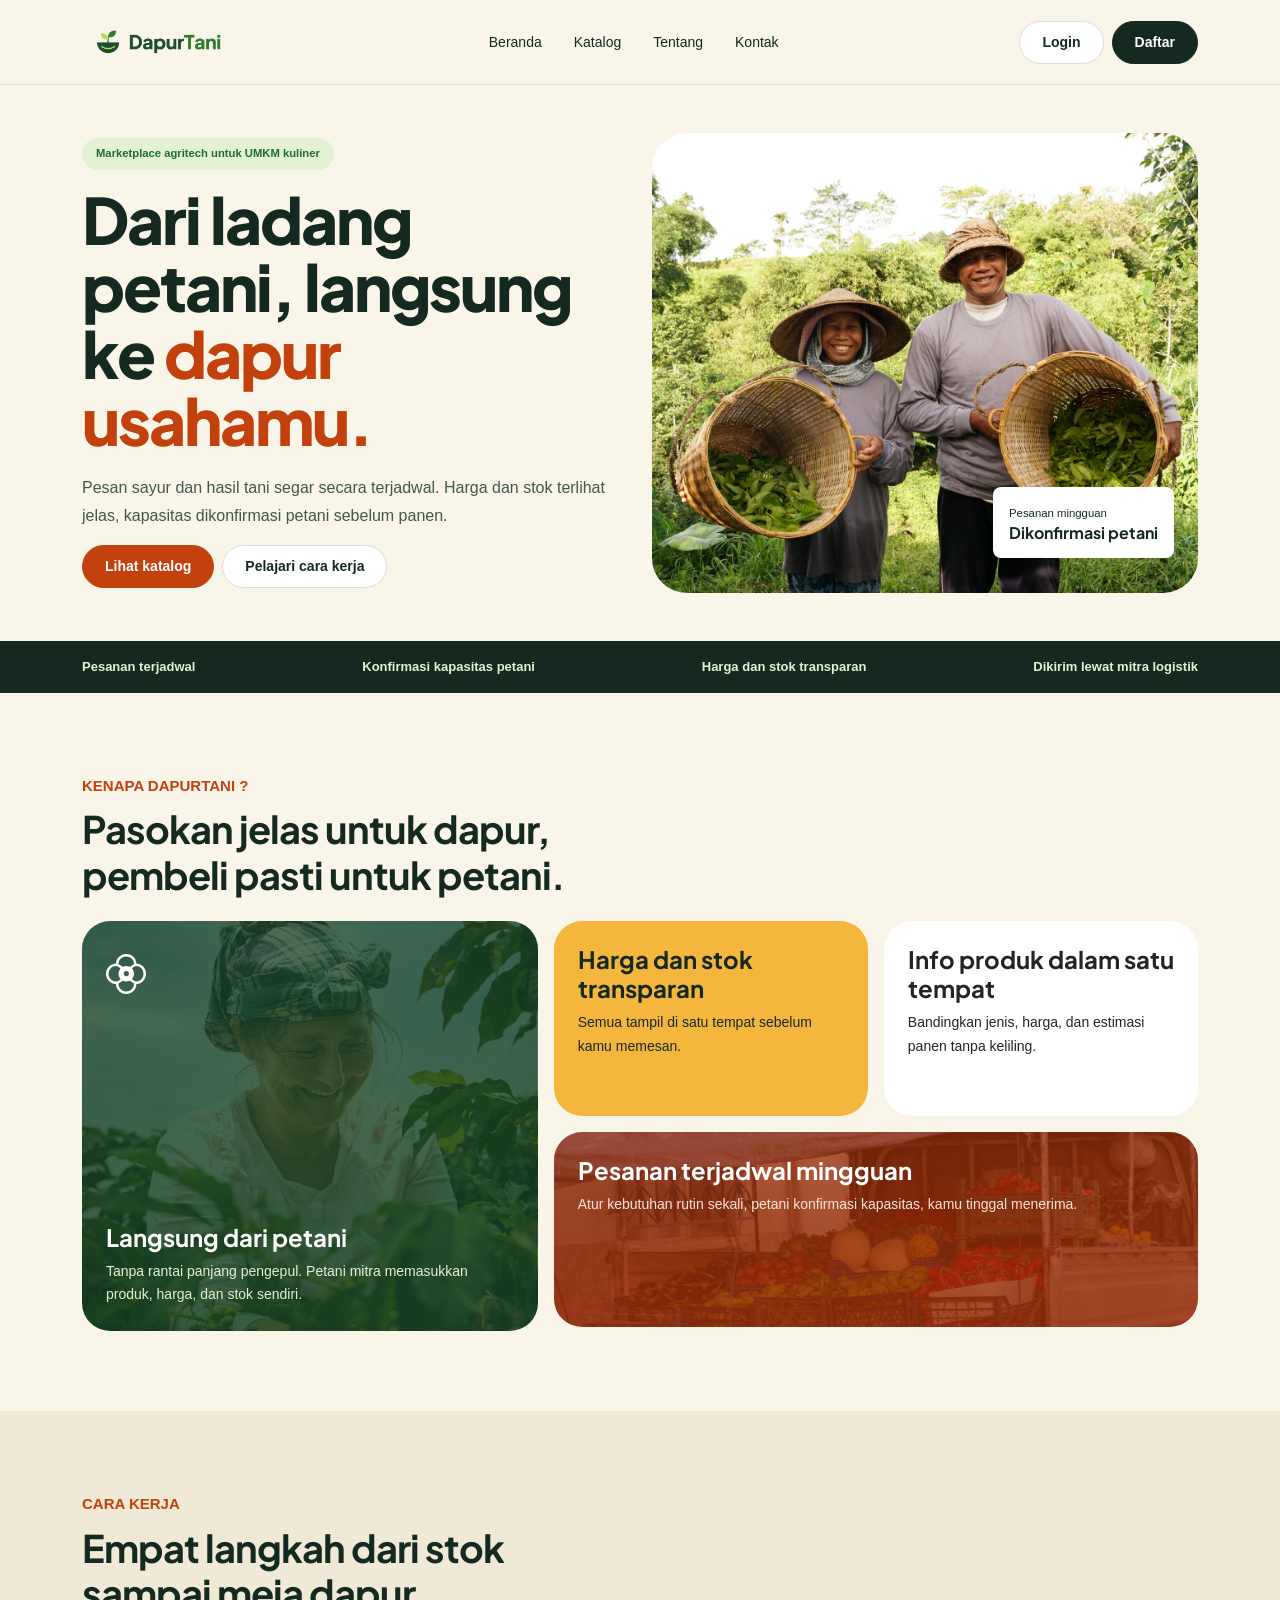
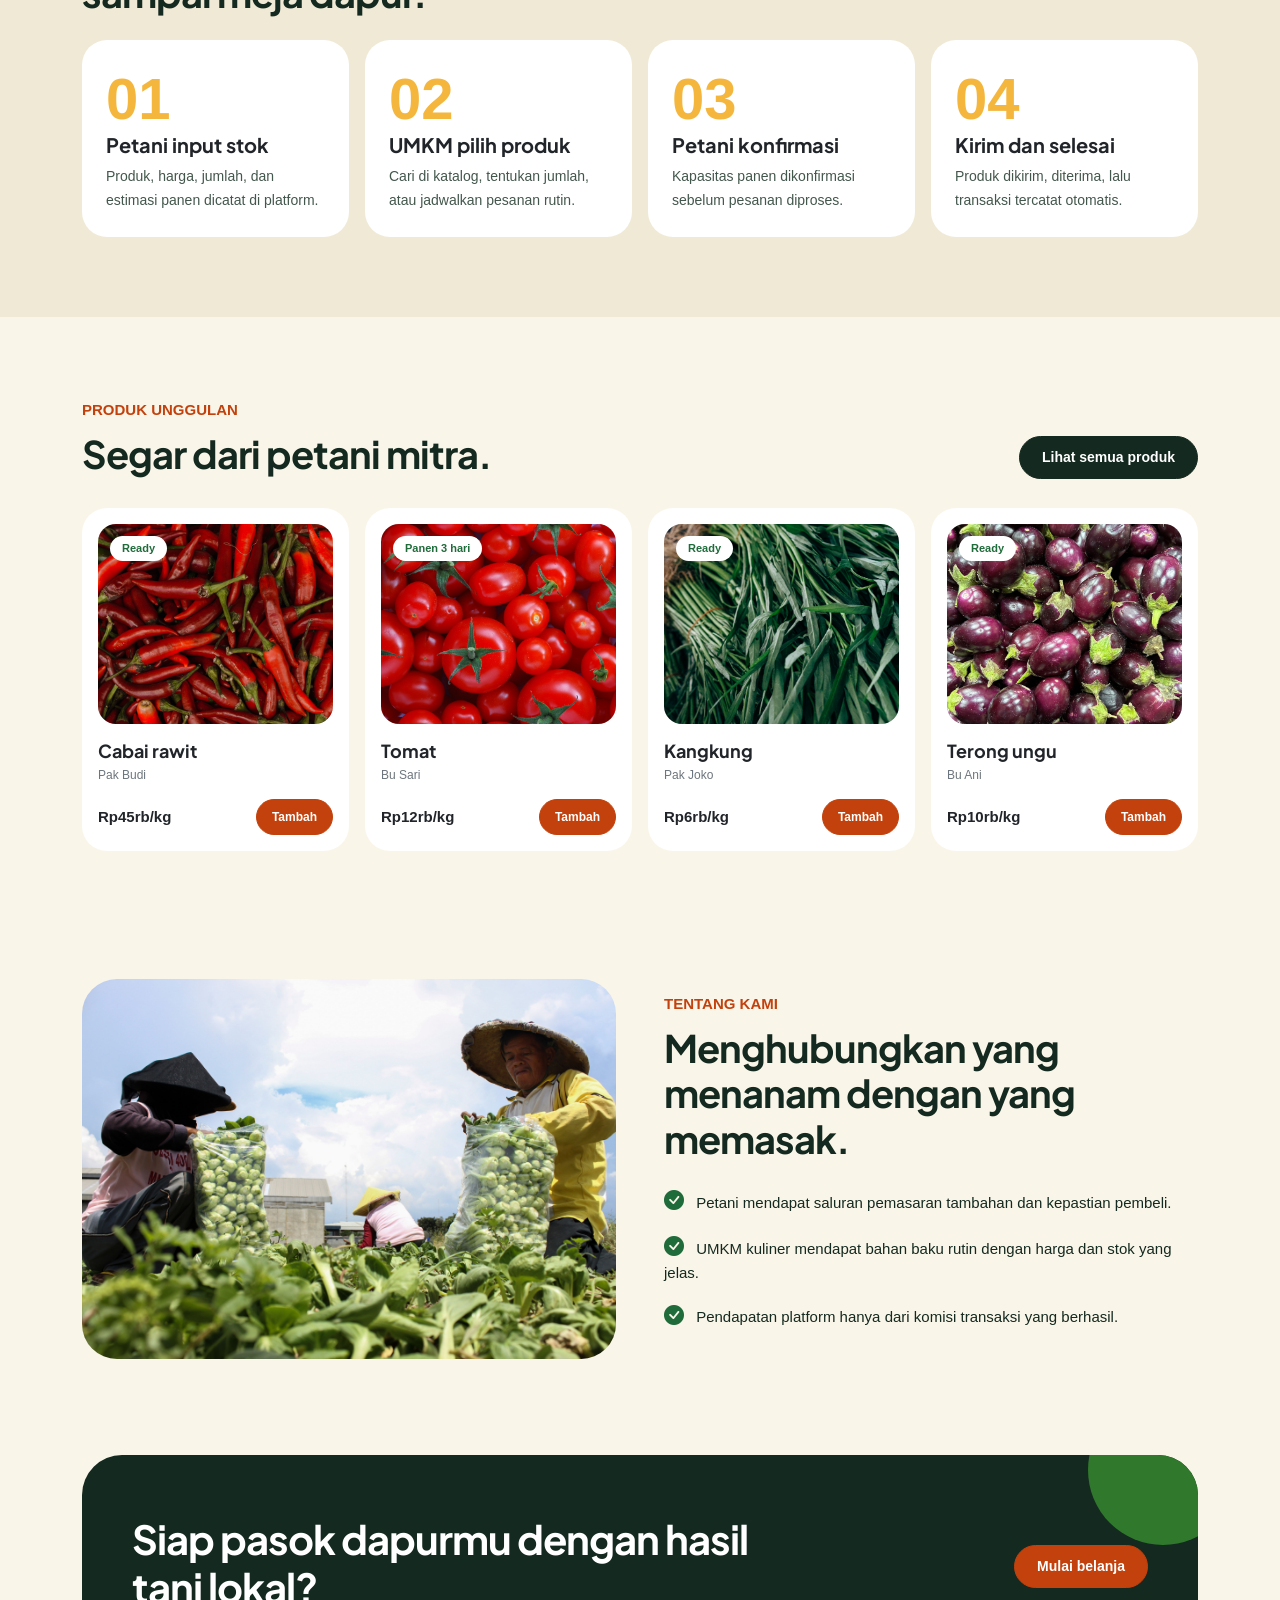
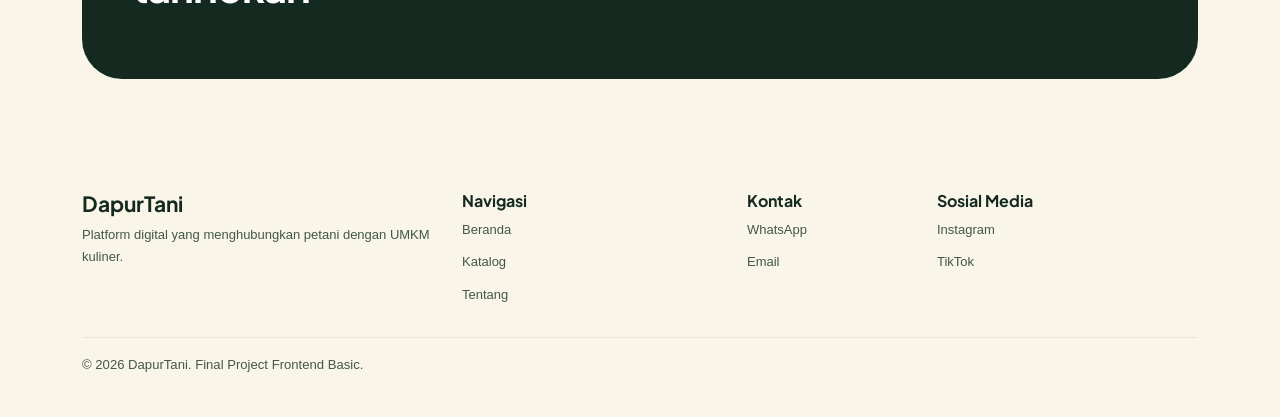
<file: index.html>
<!DOCTYPE html>
<html lang="id" data-bs-theme="light">
<head>
    <meta charset="UTF-8">
    <meta name="viewport" content="width=device-width, initial-scale=1.0">
    <title>Beranda - DapurTani</title>
    <link href="https://cdn.jsdelivr.net/npm/bootstrap@5.3.3/dist/css/bootstrap.min.css" rel="stylesheet">
    <link href="https://cdn.jsdelivr.net/npm/bootstrap-icons@1.11.3/font/bootstrap-icons.min.css" rel="stylesheet">
    <link href="https://fonts.googleapis.com/css2?family=Plus+Jakarta+Sans:wght@400;500;600;700;800&display=swap" rel="stylesheet">
    <link rel="stylesheet" href="style.css">
</head>
<body>
    <!-- Navbar -->
    <nav class="navbar navbar-expand-lg sticky-top">
        <div class="container">
            <a class="navbar-brand fw-bold" href="index.html">
                <img src="img/DapurTani_logo_transparan.png" alt="logo">
            </a>
            <button class="navbar-toggler" data-bs-toggle="collapse" data-bs-target="#navbarMenu">
                <span class="navbar-toggler-icon"></span>
            </button>
            <div class="collapse navbar-collapse" id="navbarMenu">
                <ul class="navbar-nav mx-auto">
                    <li><a class="nav-link" href="index.html">Beranda</a></li>
                    <li><a class="nav-link" href="katalog.html">Katalog</a></li>
                    <li><a class="nav-link" href="#tentang">Tentang</a></li>
                    <li><a class="nav-link" href="#kontak">Kontak</a></li>
                </ul>
                <div class="d-flex gap-2">
                    <a href="login.html" class="btn btn-outline-dark rounded-pill">Login</a>
                    <a href="registrasi.html" class="btn btn-dark rounded-pill">Daftar</a>
                </div>
            </div>
        </div>
    </nav>

    <main>
        <!-- Hero -->
        <section class="container py-5 hero">
            <div class="row align-items-center g-4">
                <div class="col-lg-6">
                    <span class="badge text-bg-success rounded-pill mb-3">Marketplace agritech untuk UMKM kuliner</span>
                    <h1>Dari ladang petani, langsung ke <span class="text-danger">dapur usahamu.</span></h1>
                    <p>Pesan sayur dan hasil tani segar secara terjadwal. Harga dan stok terlihat jelas, kapasitas dikonfirmasi petani sebelum panen.</p>
                    <div class="d-flex flex-wrap gap-2">
                        <a href="katalog.html" class="btn btn-danger rounded-pill">Lihat katalog</a>
                        <a href="#cara-kerja" class="btn btn-outline-dark rounded-pill">Pelajari cara kerja</a>
                    </div>
                </div>
                <div class="col-lg-6">
                    <div class="hero-visual bg-dark rounded-4 p-4">
                        <img src="img/petani2.jpg" alt="Petani2">
                        <div class="order-info bg-white rounded-3 p-3">
                            <small>Pesanan mingguan</small>
                            <h6 class="fw-bold mb-0">Dikonfirmasi petani</h6>
                        </div>
                    </div>
                </div>
            </div>
        </section>

        <!-- Informasi -->
        <section class="info-strip bg-dark text-white py-3">
            <div class="container d-flex flex-wrap justify-content-between gap-3">
                <span>Pesanan terjadwal</span>
                <span>Konfirmasi kapasitas petani</span>
                <span>Harga dan stok transparan</span>
                <span>Dikirim lewat mitra logistik</span>
            </div>
        </section>

        <!-- Keunggulan -->
        <section class="container py-5 keunggulan">
            <p class="text-danger fw-bold mb-2">KENAPA DAPURTANI ?</p>
            <h2 class="mb-4">Pasokan jelas untuk dapur,<br>pembeli pasti untuk petani.</h2>
            <div class="row g-3">
                <div class="col-lg-5">
                    <div class="card bg-success text-white border-0 rounded-4 p-4 h-100 d-flex flex-column justify-content-between">
                        <i class="bi bi-flower2 fs-1"></i>
                        <div>
                            <h4>Langsung dari petani</h4>
                            <p class="mb-0">Tanpa rantai panjang pengepul. Petani mitra memasukkan produk, harga, dan stok sendiri.</p>
                        </div>
                    </div>
                </div>
                <div class="col-lg-7">
                    <div class="row g-3">
                        <div class="col-md-6">
                            <div class="card bg-warning border-0 rounded-4 p-4 h-100">
                                <h4>Harga dan stok transparan</h4>
                                <p class="mb-0">Semua tampil di satu tempat sebelum kamu memesan.</p>
                            </div>
                        </div>
                        <div class="col-md-6">
                            <div class="card bg-light border-0 rounded-4 p-4 h-100">
                                <h4>Info produk dalam satu tempat</h4>
                                <p class="mb-0">Bandingkan jenis, harga, dan estimasi panen tanpa keliling.</p>
                            </div>
                        </div>
                        <div class="col-12">
                            <div class="card bg-danger text-white border-0 rounded-4 p-4">
                                <h4>Pesanan terjadwal mingguan</h4>
                                <p class="mb-0">Atur kebutuhan rutin sekali, petani konfirmasi kapasitas, kamu tinggal menerima.</p>
                            </div>
                        </div>
                    </div>
                </div>
            </div>
        </section>

        <!-- Cara Kerja -->
        <section id="cara-kerja" class="bg-light py-5">
            <div class="container">
                <p class="text-danger fw-bold mb-2">CARA KERJA</p>
                <h2 class="mb-4">Empat langkah dari stok<br>sampai meja dapur.</h2>
                <div class="row row-cols-1 row-cols-md-2 row-cols-lg-4 g-3">
                    <div class="col">
                        <div class="card border-0 rounded-4 p-4 h-100">
                            <div class="display-4 text-warning fw-bold">01</div>
                            <h5>Petani input stok</h5>
                            <p class="mb-0">Produk, harga, jumlah, dan estimasi panen dicatat di platform.</p>
                        </div>
                    </div>
                    <div class="col">
                        <div class="card border-0 rounded-4 p-4 h-100">
                            <div class="display-4 text-warning fw-bold">02</div>
                            <h5>UMKM pilih produk</h5>
                            <p class="mb-0">Cari di katalog, tentukan jumlah, atau jadwalkan pesanan rutin.</p>
                        </div>
                    </div>
                    <div class="col">
                        <div class="card border-0 rounded-4 p-4 h-100">
                            <div class="display-4 text-warning fw-bold">03</div>
                            <h5>Petani konfirmasi</h5>
                            <p class="mb-0">Kapasitas panen dikonfirmasi sebelum pesanan diproses.</p>
                        </div>
                    </div>
                    <div class="col">
                        <div class="card border-0 rounded-4 p-4 h-100">
                            <div class="display-4 text-warning fw-bold">04</div>
                            <h5>Kirim dan selesai</h5>
                            <p class="mb-0">Produk dikirim, diterima, lalu transaksi tercatat otomatis.</p>
                        </div>
                    </div>
                </div>
            </div>
        </section>

        <!-- Produk Unggulan -->
<section id="produk" class="container py-5">
    <p class="text-danger fw-bold mb-2">PRODUK UNGGULAN</p>
    <div class="d-flex flex-wrap justify-content-between align-items-center mb-4">
        <h2>Segar dari petani mitra.</h2>
        <a href="katalog.html" class="btn btn-dark rounded-pill">Lihat semua produk</a>
    </div>
    <div class="row row-cols-2 row-cols-lg-4 g-3">
        <div class="col">
            <div class="card rounded-4 p-3 h-100">
                <div class="rounded-3">
                    <span class="badge text-bg-light">Ready</span>
                    <img src="img/cabe_rawit.jpg" alt="cabai rawit">
                </div>
                <h5 class="mt-3 mb-1">Cabai rawit</h5>
                <small class="text-secondary">Pak Budi</small>
                <div class="d-flex flex-wrap justify-content-between align-items-center mt-3">
                    <strong>Rp45rb/kg</strong>
                    <a href="katalog.html" class="btn btn-danger btn-sm rounded-pill">Tambah</a>
                </div>
            </div>
        </div>
        <div class="col">
            <div class="card rounded-4 p-3 h-100">
                <div class="card rounded-3">
                    <span class="badge text-bg-light">Panen 3 hari</span>
                    <img src="img/tomat.webp" alt="tomat">
                </div>
                <h5 class="mt-3 mb-1">Tomat</h5>
                <small class="text-secondary">Bu Sari</small>
                <div class="d-flex flex-wrap justify-content-between align-items-center mt-3">
                    <strong>Rp12rb/kg</strong>
                    <a href="katalog.html" class="btn btn-danger btn-sm rounded-pill">Tambah</a>
                </div>
            </div>
        </div>
        <div class="col">
            <div class="card rounded-4 p-3 h-100">
                <div class="rounded-3">
                    <span class="badge text-bg-light">Ready</span>
                    <img src="img/kangkung.jpg" alt="kangkung">
                </div>
                <h5 class="mt-3 mb-1">Kangkung</h5>
                <small class="text-secondary">Pak Joko</small>
                <div class="d-flex flex-wrap justify-content-between align-items-center mt-3">
                    <strong>Rp6rb/kg</strong>
                    <a href="katalog.html" class="btn btn-danger btn-sm rounded-pill">Tambah</a>
                </div>
            </div>
        </div>
        <div class="col">
            <div class="card rounded-4 p-3 h-100">
                <div class="rounded-3">
                    <span class="badge text-bg-light">Ready</span>
                    <img src="img/terong.jpg" alt="terong">
                </div>
                <h5 class="mt-3 mb-1">Terong ungu</h5>
                <small class="text-secondary">Bu Ani</small>
                <div class="d-flex flex-wrap justify-content-between align-items-center mt-3">
                    <strong>Rp10rb/kg</strong>
                    <a href="katalog.html" class="btn btn-danger btn-sm rounded-pill">Tambah</a>
                </div>
            </div>
        </div>
    </div>
</section>

        <!-- Tentang Kami -->
        <section id="tentang" class="container py-5">
            <div class="row align-items-center g-5">
                <div class="col-lg-6">
                    <img src="img/petani.jpg" alt="Petani">
                </div>
                <div class="col-lg-6">
                    <p class="text-danger fw-bold mb-2">TENTANG KAMI</p>
                    <h2 class="mb-4">Menghubungkan yang menanam dengan yang memasak.</h2>
                    <ul class="list-unstyled d-grid gap-3">
                        <li><i class="bi bi-check-circle-fill text-success me-2"></i> Petani mendapat saluran pemasaran tambahan dan kepastian pembeli.</li>
                        <li><i class="bi bi-check-circle-fill text-success me-2"></i> UMKM kuliner mendapat bahan baku rutin dengan harga dan stok yang jelas.</li>
                        <li><i class="bi bi-check-circle-fill text-success me-2"></i> Pendapatan platform hanya dari komisi transaksi yang berhasil.</li>
                    </ul>
                </div>
            </div>
        </section>

        <!-- Call to Action -->
        <section class="container py-5">
            <div class="cta bg-dark text-white rounded-4 p-5">
                <div class="row align-items-center">
                    <div class="col-md-8">
                        <h2>Siap pasok dapurmu dengan hasil tani lokal?</h2>
                    </div>
                    <div class="col-md-4 text-md-end">
                        <a href="katalog.html" class="btn btn-danger rounded-pill">Mulai belanja</a>
                    </div>
                </div>
            </div>
        </section>
    </main>

    <!-- Footer -->
    <footer id="kontak" class="container py-4">
        <div class="row g-4">
            <div class="col-md-4">
                <h5><i class="bi bi-leaf-fill text-success"></i> DapurTani</h5>
                <p>Platform digital yang menghubungkan petani dengan UMKM kuliner.</p>
            </div>
            <div class="col-md-3">
                <h6>Navigasi</h6>
                <ul class="list-unstyled">
                    <li><a href="index.html">Beranda</a></li>
                    <li><a href="katalog.html">Katalog</a></li>
                    <li><a href="#tentang">Tentang</a></li>
                </ul>
            </div>
            <div class="col-md-2">
                <h6>Kontak</h6>
                <ul class="list-unstyled">
                    <li><a href="https://wa.me/628872576371">WhatsApp</a></li>
                    <li><a href="mailto:nailahmarsaatmojo@gmail.com">Email</a></li>
                </ul>
            </div>
            <div class="col-md-3">
                <h6>Sosial Media</h6>
                <ul class="list-unstyled">
                    <li><a href="https://www.instagram.com/marssa.a">Instagram</a></li>
                    <li><a href="https://www.tiktok.com/@usernamekamu">TikTok</a></li>
                </ul>
            </div>
        </div>
        <hr>
        <p class="small">&copy; 2026 DapurTani. Final Project Frontend Basic.</p>
    </footer>

    <script src="https://cdn.jsdelivr.net/npm/bootstrap@5.3.3/dist/js/bootstrap.bundle.min.js"></script>
    <script src="script.js"></script>
</body>
</html>
</file>
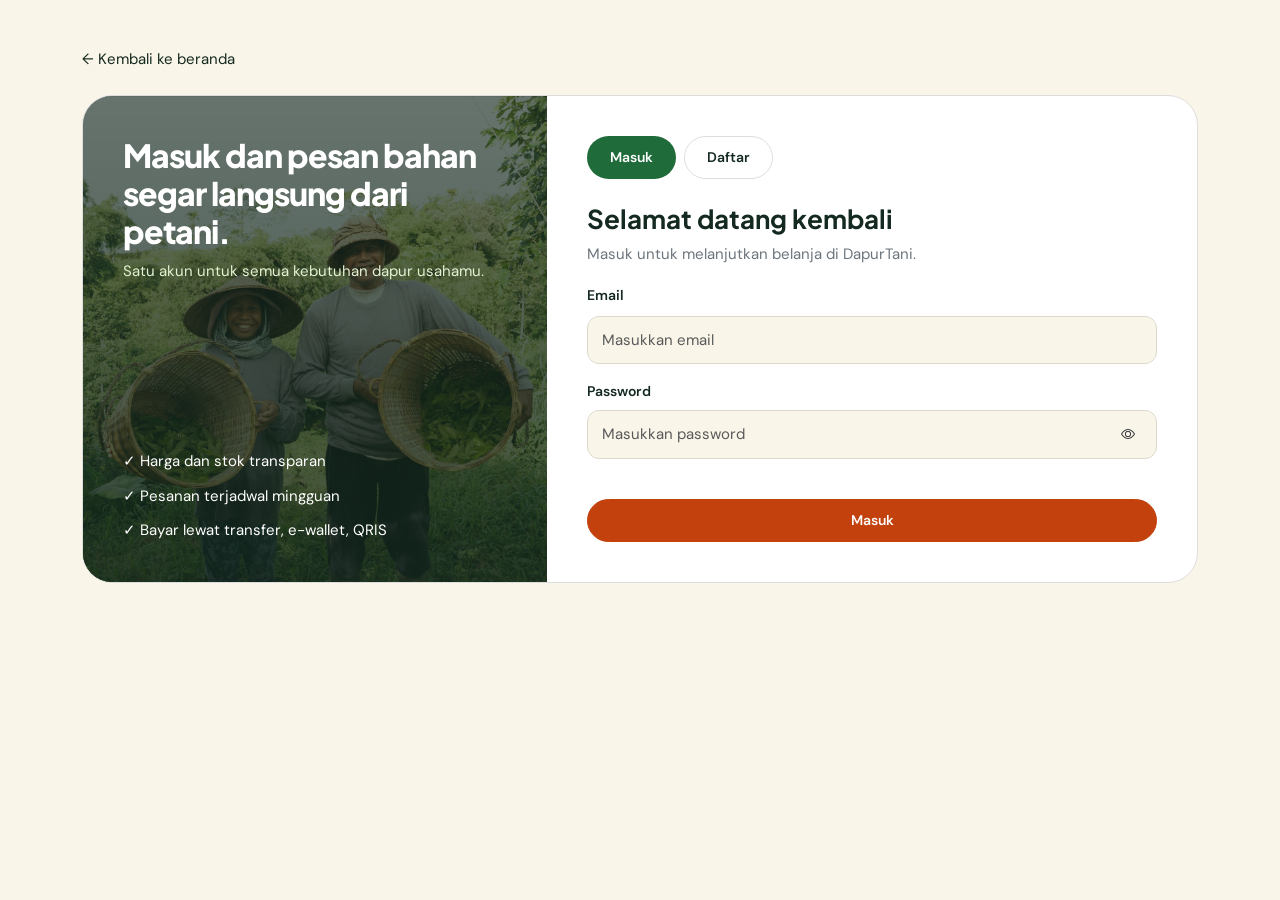
<file: katalog.html>
<!DOCTYPE html>
<html lang="id">
<head>
    <meta charset="UTF-8">
    <meta name="viewport" content="width=device-width, initial-scale=1">
    <title>Katalog | DapurTani</title>
    <link href="https://cdn.jsdelivr.net/npm/bootstrap@5.3.3/dist/css/bootstrap.min.css" rel="stylesheet">
    <link href="https://cdn.jsdelivr.net/npm/bootstrap-icons@1.11.3/font/bootstrap-icons.min.css" rel="stylesheet">
    <link href="https://fonts.googleapis.com/css2?family=DM+Sans:wght@400;500;700&family=Plus+Jakarta+Sans:wght@600;700;800&display=swap" rel="stylesheet">
    <link rel="stylesheet" href="style.css">
</head>
<body>
    <aside class="sidebar">
        <a href="katalog.html" class="sidebar-logo">
            <img src="img/DapurTani_logo_cerah_transparan.png" alt="DapurTani">
        </a>
        <p class="sidebar-label">MENU UTAMA</p>
        <nav class="sidebar-menu">
            <a href="katalog.html" class="active"><i class="bi bi-grid"></i> Katalog Produk</a>
            <a href="pesanan.html"><i class="bi bi-bag"></i> Pesanan Saya</a>
        </nav>
        <a href="login.html" class="sidebar-logout"><i class="bi bi-box-arrow-left"></i> Keluar</a>
    </aside>

    <main class="dashboard">
        <header class="dashboard-header">
            <div>
                <h4 class="mb-1">Selamat datang!</h4>
                <small class="text-secondary">Penuhi kebutuhan dapur usahamu.</small>
            </div>
            <div class="user-profile">
                <i class="bi bi-person-circle"></i>
                <div>
                    <strong>Pengguna DapurTani</strong><br>
                    <small class="text-secondary">Nama Usaha</small>
                </div>
            </div>
        </header>

        <section class="catalog-banner">
            <h2>Katalog hasil tani</h2>
            <p class="mb-0">Pilih bahan baku dari petani mitra, lihat harga dan stok, lalu masukkan ke keranjang.</p>
        </section>

        <div class="row g-4 mt-1">
            <section class="col-xl-8">
                <input type="search" id="searchProduk" class="form-control search-produk" placeholder="Cari cabai, tomat, kangkung...">
                <nav class="filter-produk d-flex flex-wrap gap-2 my-3">
                    <button class="btn filter-active rounded-pill">Semua</button>
                    <button class="btn btn-outline-dark rounded-pill">Sayuran</button>
                    <button class="btn btn-outline-dark rounded-pill">Buah</button>
                    <button class="btn btn-outline-dark rounded-pill">Bumbu</button>
                    <button class="btn btn-outline-dark rounded-pill">Umbi</button>
                </nav>

                <div class="row row-cols-2 row-cols-md-3 g-3">
                    <!-- Cabai Rawit -->
                    <div class="col">
                        <article class="card katalog-card h-100">
                            <div class="product-photo">
                                <img src="img/cabe_rawit.jpg" alt="Cabai rawit">
                                <span class="product-status">Ready, 80 kg</span>
                            </div>
                            <h5>Cabai rawit</h5>
                            <small>Petani: Pak Budi</small>
                            <p class="product-price">Rp45.000 <span>/ kg</span></p>
                            <button class="btn btn-danger rounded-pill w-100" onclick="tambahProduk('Cabai rawit', 45000)">Tambah</button>
                        </article>
                    </div>

                    <!-- Tomat -->
                    <div class="col">
                        <article class="card katalog-card h-100">
                            <div class="product-photo">
                                <img src="img/tomat.webp" alt="Tomat">
                                <span class="product-status">Panen 3 hari</span>
                            </div>
                            <h5>Tomat</h5>
                            <small>Petani: Bu Sari</small>
                            <p class="product-price">Rp12.000 <span>/ kg</span></p>
                            <button class="btn btn-danger rounded-pill w-100" onclick="tambahProduk('Tomat', 12000)">Tambah</button>
                        </article>
                    </div>

                    <!-- Kangkung -->
                    <div class="col">
                        <article class="card katalog-card h-100">
                            <div class="product-photo">
                                <img src="img/kangkung.jpg" alt="Kangkung">
                                <span class="product-status">Ready, 40 kg</span>
                            </div>
                            <h5>Kangkung</h5>
                            <small>Petani: Pak Joko</small>
                            <p class="product-price">Rp6.000 <span>/ kg</span></p>
                            <button class="btn btn-danger rounded-pill w-100" onclick="tambahProduk('Kangkung', 6000)">Tambah</button>
                        </article>
                    </div>

                    <!-- Terong Ungu -->
                    <div class="col">
                        <article class="card katalog-card h-100">
                            <div class="product-photo">
                                <img src="img/terong.jpg" alt="Terong ungu">
                                <span class="product-status">Ready, 25 kg</span>
                            </div>
                            <h5>Terong ungu</h5>
                            <small>Petani: Bu Ani</small>
                            <p class="product-price">Rp10.000 <span>/ kg</span></p>
                            <button class="btn btn-danger rounded-pill w-100" onclick="tambahProduk('Terong ungu', 10000)">Tambah</button>
                        </article>
                    </div>

                    <!-- Bawang Merah -->
                    <div class="col">
                        <article class="card katalog-card h-100">
                            <div class="product-photo">
                                <img src="img/bawang.jpg" alt="Bawang merah">
                                <span class="product-status">Panen 5 hari</span>
                            </div>
                            <h5>Bawang merah</h5>
                            <small>Petani: Pak Hari</small>
                            <p class="product-price">Rp38.000 <span>/ kg</span></p>
                            <button class="btn btn-danger rounded-pill w-100" onclick="tambahProduk('Bawang merah', 38000)">Tambah</button>
                        </article>
                    </div>

                    <!-- Pisang Kepok -->
                    <div class="col">
                        <article class="card katalog-card h-100">
                            <div class="product-photo">
                                <img src="img/pisang.jpg" alt="Pisang kepok">
                                <span class="product-status">Ready, 35 kg</span>
                            </div>
                            <h5>Pisang kepok</h5>
                            <small>Petani: Pak Dedi</small>
                            <p class="product-price">Rp15.000 <span>/ kg</span></p>
                            <button class="btn btn-danger rounded-pill w-100" onclick="tambahProduk('Pisang kepok', 15000)">Tambah</button>
                        </article>
                    </div>

                    <!-- Wortel -->
                    <div class="col">
                        <article class="card katalog-card h-100">
                            <div class="product-photo">
                                <img src="img/wortel.jpg" alt="Wortel">
                                <span class="product-status">Ready, 70 kg</span>
                            </div>
                            <h5>Wortel</h5>
                            <small>Petani: Pak Anto</small>
                            <p class="product-price">Rp11.000 <span>/ kg</span></p>
                            <button class="btn btn-danger rounded-pill w-100" onclick="tambahProduk('Wortel', 11000)">Tambah</button>
                        </article>
                    </div>

                    <!-- Jagung Manis -->
                    <div class="col">
                        <article class="card katalog-card h-100">
                            <div class="product-photo">
                                <img src="img/jagung.jpg" alt="Jagung manis">
                                <span class="product-status">Ready, 60 kg</span>
                            </div>
                            <h5>Jagung manis</h5>
                            <small>Petani: Bu Rina</small>
                            <p class="product-price">Rp9.000 <span>/ kg</span></p>
                            <button class="btn btn-danger rounded-pill w-100" onclick="tambahProduk('Jagung manis', 9000)">Tambah</button>
                        </article>
                    </div>
                </div>
            </section>

            <!-- Keranjang -->
            <section class="col-xl-4">
                <div class="order-box">
                    <h4><i class="bi bi-basket me-2"></i>Pesanan Anda</h4>
                    <div id="cartItems" class="empty-cart">
                        <i class="bi bi-cart3"></i>
                        <p>Keranjang masih kosong.<br>Pilih produk dari katalog.</p>
                    </div>
                    <hr>
                    <p class="d-flex justify-content-between mb-2">Subtotal <span id="subtotal">Rp0</span></p>
                    <p class="d-flex justify-content-between mb-2">Biaya layanan 3% <span id="biaya">Rp0</span></p>
                    <h5 class="d-flex justify-content-between my-3">Total <span id="total">Rp0</span></h5>
                    
                    <label for="jadwal" class="form-label">Jadwal pengiriman</label>
                    <select id="jadwal" class="form-select mb-3">
                        <option value="sekali">Sekali kirim</option>
                        <option value="mingguan">Setiap minggu</option>
                        <option value="dua-minggu">Setiap 2 minggu</option>
                    </select>

                    <button class="btn btn-danger rounded-pill w-100" id="checkoutBtn" onclick="lanjutPembayaran()" disabled>
                        Lanjut ke pembayaran
                    </button>
                </div>
            </section>
        </div>
    </main>
    <script src="script.js"></script>
</body>
</html>
</file>
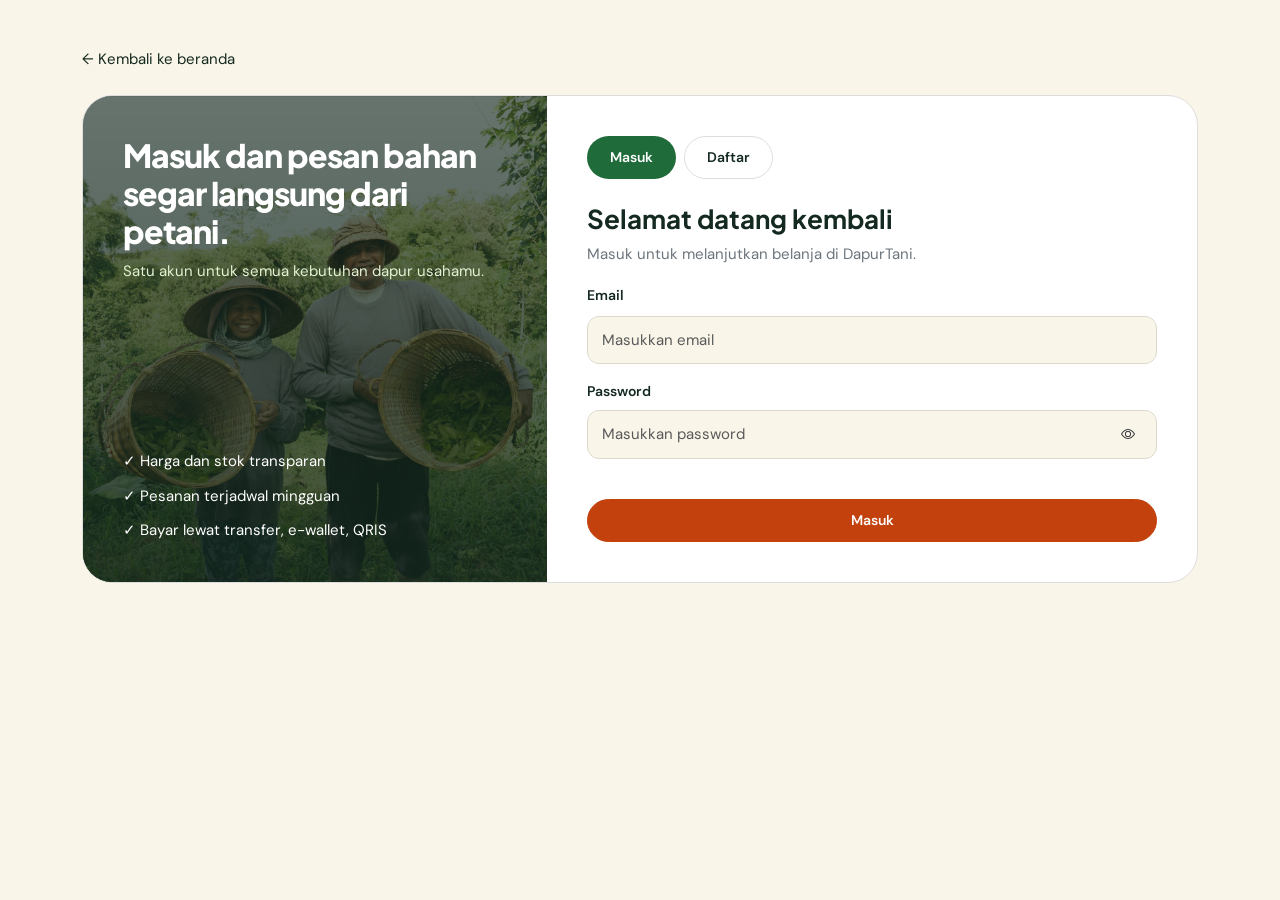
<file: login.html>
<!DOCTYPE html>
<html lang="id">
<head>
    <meta charset="UTF-8">
    <meta name="viewport" content="width=device-width, initial-scale=1">
    <title>Masuk | DapurTani</title>
    <link href="https://cdn.jsdelivr.net/npm/bootstrap@5.3.3/dist/css/bootstrap.min.css" rel="stylesheet">
    <link href="https://cdn.jsdelivr.net/npm/bootstrap-icons@1.11.3/font/bootstrap-icons.min.css" rel="stylesheet">
    <link href="https://fonts.googleapis.com/css2?family=DM+Sans:wght@400;500;700&family=Plus+Jakarta+Sans:wght@600;700;800&display=swap" rel="stylesheet">
    <link rel="stylesheet" href="style.css">
</head>
<body>
    <main class="container py-5">
        <a href="index.html" class="text-dark d-inline-block mb-4">← Kembali ke beranda</a>
        <div class="row g-0 auth-box">
            <section class="col-lg-5 auth-visual">
                <header>
                    <h2>Masuk dan pesan bahan segar langsung dari petani.</h2>
                    <p>Satu akun untuk semua kebutuhan dapur usahamu.</p>
                </header>
                <ul class="list-unstyled mb-0">
                    <li>✓ Harga dan stok transparan</li>
                    <li>✓ Pesanan terjadwal mingguan</li>
                    <li>✓ Bayar lewat transfer, e-wallet, QRIS</li>
                </ul>
            </section>
            <section class="col-lg-7 auth-form">
                <nav class="d-flex gap-2 mb-4">
                    <a href="login.html" class="btn auth-active rounded-pill">Masuk</a>
                    <a href="registrasi.html" class="btn btn-outline-dark rounded-pill">Daftar</a>
                </nav>
                <h3>Selamat datang kembali</h3>
                <p class="text-secondary">Masuk untuk melanjutkan belanja di DapurTani.</p>

                <form id="loginForm">
                    <p>
                        <label for="email" class="form-label">Email</label>
                        <input type="email" id="email" name="email" class="form-control" placeholder="Masukkan email" required>
                    </p>

                    <div class="mb-3">
                        <label for="password" class="form-label">Password</label>
                        <div class="position-relative">
                            <input type="password" id="password" name="password" class="form-control pe-5" placeholder="Masukkan password" required>
                            <button type="button" class="btn border-0 position-absolute top-50 end-0 translate-middle-y" id="togglePassword" aria-label="Tampilkan password">
                                <i class="bi bi-eye" id="iconPassword"></i>
                            </button>
                        </div>
                    </div>
                    <button type="submit" class="btn btn-danger rounded-pill w-100 mt-4">Masuk</button>
                </form>
            </section>
        </div>
    </main>
    <script src="script.js"></script>
</body>
</html>
</file>
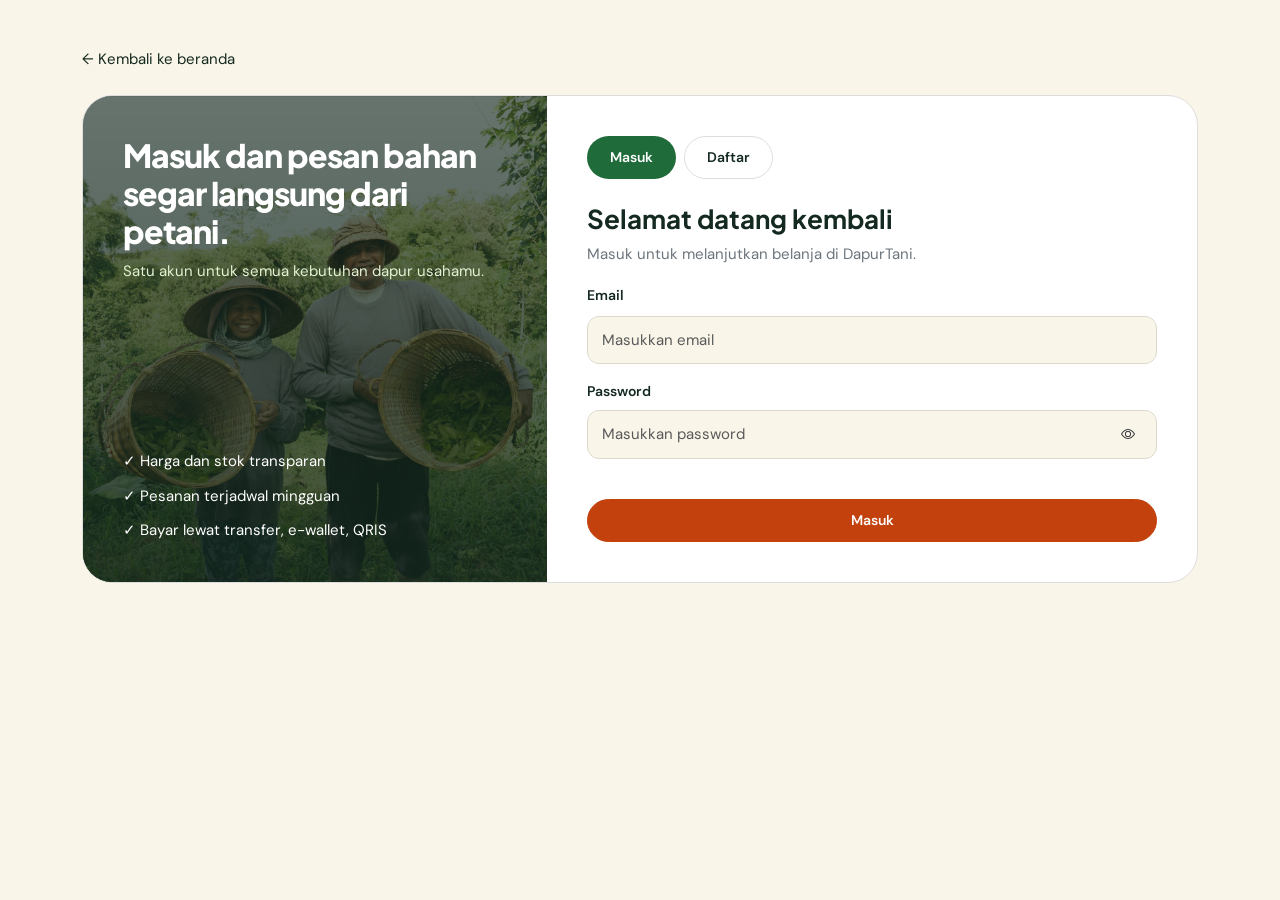
<file: pembayaran.html>
<!DOCTYPE html>
<html lang="id">
<head>
    <meta charset="UTF-8">
    <meta name="viewport" content="width=device-width, initial-scale=1">
    <title>Pembayaran | DapurTani</title>
    <link href="https://cdn.jsdelivr.net/npm/bootstrap@5.3.3/dist/css/bootstrap.min.css" rel="stylesheet">
    <link href="https://cdn.jsdelivr.net/npm/bootstrap-icons@1.11.3/font/bootstrap-icons.css" rel="stylesheet">
    <link href="https://fonts.googleapis.com/css2?family=DM+Sans:wght@400;500;600;700&family=Plus+Jakarta+Sans:wght@600;700;800&display=swap" rel="stylesheet">
    <link rel="stylesheet" href="style.css">
</head>
<body>
    <main class="container py-5 halaman-bayar">
        <a href="katalog.html" class="text-dark d-inline-block mb-3">← Kembali ke katalog</a>
        <h2 class="mb-4">Pembayaran</h2>

        <div class="row g-4">
            <section class="col-lg-8">
                <form id="paymentForm">
                    <!-- Alamat Pengiriman -->
                    <fieldset class="payment-card mb-3">
                        <h5 class="mb-3">Alamat pengiriman</h5>
                        <div class="row g-3">
                            <p class="col-md-6 mb-0">
                                <label for="nama" class="form-label">Nama penerima</label>
                                <input type="text" id="nama" class="form-control" required>
                            </p>
                            <p class="col-md-6 mb-0">
                                <label for="whatsapp" class="form-label">No. WhatsApp</label>
                                <input type="tel" id="whatsapp" class="form-control" placeholder="081234567890" required>
                            </p>
                            <p class="col-12 mb-0">
                                <label for="alamat" class="form-label">Alamat lengkap</label>
                                <textarea id="alamat" class="form-control" rows="2" required></textarea>
                            </p>
                            <p class="col-md-6 mb-0">
                                <label for="frekuensi" class="form-label">Frekuensi</label>
                                <select id="frekuensi" class="form-select">
                                    <option value="sekali">Sekali kirim</option>
                                    <option value="mingguan">Setiap minggu</option>
                                    <option value="dua-minggu">Setiap 2 minggu</option>
                                </select>
                            </p>
                            <p class="col-md-6 mb-0">
                                <label for="tanggal" class="form-label">Tanggal kirim pertama</label>
                                <input type="date" id="tanggal" class="form-control" required>
                            </p>
                        </div>
                    </fieldset>

                    <!-- Metode Pembayaran -->
                    <fieldset class="payment-card">
                        <h5 class="mb-3">Metode pembayaran</h5>

                        <p class="payment-label">Transfer bank</p>
                        <div class="payment-options">
                            <button type="button" class="payment-method" data-method="BCA">
                                <img src="img/bca.png" alt="BCA">
                            </button>
                            <button type="button" class="payment-method" data-method="Mandiri">
                                <img src="img/mandiri.png" alt="Mandiri">
                            </button>
                            <button type="button" class="payment-method" data-method="BNI">
                                <img src="img/bni.png" alt="BNI">
                            </button>
                            <button type="button" class="payment-method" data-method="BRI">
                                <img src="img/bri.png" alt="BRI">
                            </button>
                        </div>

                        <p class="payment-label">E-wallet</p>
                        <div class="payment-options">
                            <button type="button" class="payment-method" data-method="GoPay">
                                <img src="img/gopay.png" alt="GoPay">
                            </button>
                            <button type="button" class="payment-method" data-method="OVO">
                                <img src="img/ovo.png" alt="OVO">
                            </button>
                            <button type="button" class="payment-method" data-method="DANA">
                                <img src="img/dana.png" alt="DANA">
                            </button>
                            <button type="button" class="payment-method" data-method="ShopeePay">
                                <img src="img/shopee.png" alt="ShopeePay">
                            </button>
                        </div>

                        <p class="payment-label">QR Code</p>
                        <button type="button" class="payment-method" data-method="QRIS">
                            <img src="img/qris.png" alt="QRIS">
                        </button>

                        <p class="payment-label">Bayar di tempat</p>
                        <button type="button" class="payment-method" data-method="COD">
                            <i class="bi bi-cash-stack me-2"></i> COD
                        </button>

                        <!-- Detail Pembayaran -->
                        <section id="paymentDetail" class="payment-detail d-none">
                            <p class="mb-1">Metode pembayaran yang dipilih</p>
                            <h5 id="paymentTitle"></h5>
                            <hr>
                            <p class="mb-1">Total pembayaran</p>
                            <h4 id="paymentTotal">Rp0</h4>
                            <small class="text-secondary">Pembayaran ini hanya simulasi.</small>
                        </section>
                    </fieldset>
                </form>
            </section>

            <!-- Ringkasan Pesanan -->
            <aside class="col-lg-4">
                <section class="payment-summary bg-dark text-white">
                    <h5 class="mb-4">Ringkasan pesanan</h5>

                    <div id="checkoutItems">
                        <p class="text-center">Belum ada produk dalam pesanan.</p>
                    </div>
                    <hr>
                    <p class="d-flex justify-content-between">
                        <span>Subtotal</span>
                        <span id="checkoutSubtotal">Rp0</span>
                    </p>
                    <p class="d-flex justify-content-between">
                        <span>Biaya layanan 3%</span>
                        <span id="checkoutFee">Rp0</span>
                    </p>
                    <p class="d-flex justify-content-between">
                        <span>Ongkir (estimasi)</span>
                        <span id="checkoutOngkir">Rp0</span>
                    </p>
                    <h5 class="d-flex justify-content-between mb-3">
                        <span>Total</span>
                        <span id="checkoutTotal">Rp0</span>
                    </h5>
                    <button type="submit" form="paymentForm" id="payButton" class="btn btn-danger rounded-pill w-100 mb-2" disabled>
                        Konfirmasi pesanan
                    </button>
                    <a href="katalog.html" class="btn btn-outline-light rounded-pill w-100">Kembali ke katalog</a>
                </section>
            </aside>
        </div>
    </main>

    <!-- Pesanan Berhasil -->
    <div class="modal fade" id="successModal" tabindex="-1">
        <div class="modal-dialog modal-dialog-centered">
            <div class="modal-content success-modal">
                <i class="bi bi-check-circle text-success success-icon"></i>
                <h3 class="mt-3">Pesanan berhasil dibuat!</h3>
                <p>Pesanan berhasil disimpan dalam riwayat belanja.</p>

                <section class="success-detail">
                    <p>No. pesanan <strong id="successOrder"></strong></p>
                    <p>Metode bayar <strong id="successMethod"></strong></p>
                    <p>Total <strong id="successTotal"></strong></p>
                    <p>Pengiriman <strong id="successDate"></strong></p>
                </section>

                <a href="pesanan.html" class="btn btn-danger rounded-pill w-100 mb-2">Lihat riwayat belanja</a>
                <a href="katalog.html" class="btn btn-outline-dark rounded-pill w-100 mb-2">Belanja lagi</a>
                <a href="index.html" class="btn btn-light rounded-pill w-100">Ke beranda</a>
            </div>
        </div>
    </div>

    <script src="https://cdn.jsdelivr.net/npm/bootstrap@5.3.3/dist/js/bootstrap.bundle.min.js"></script>
    <script src="script.js"></script>
</body>
</html>
</file>
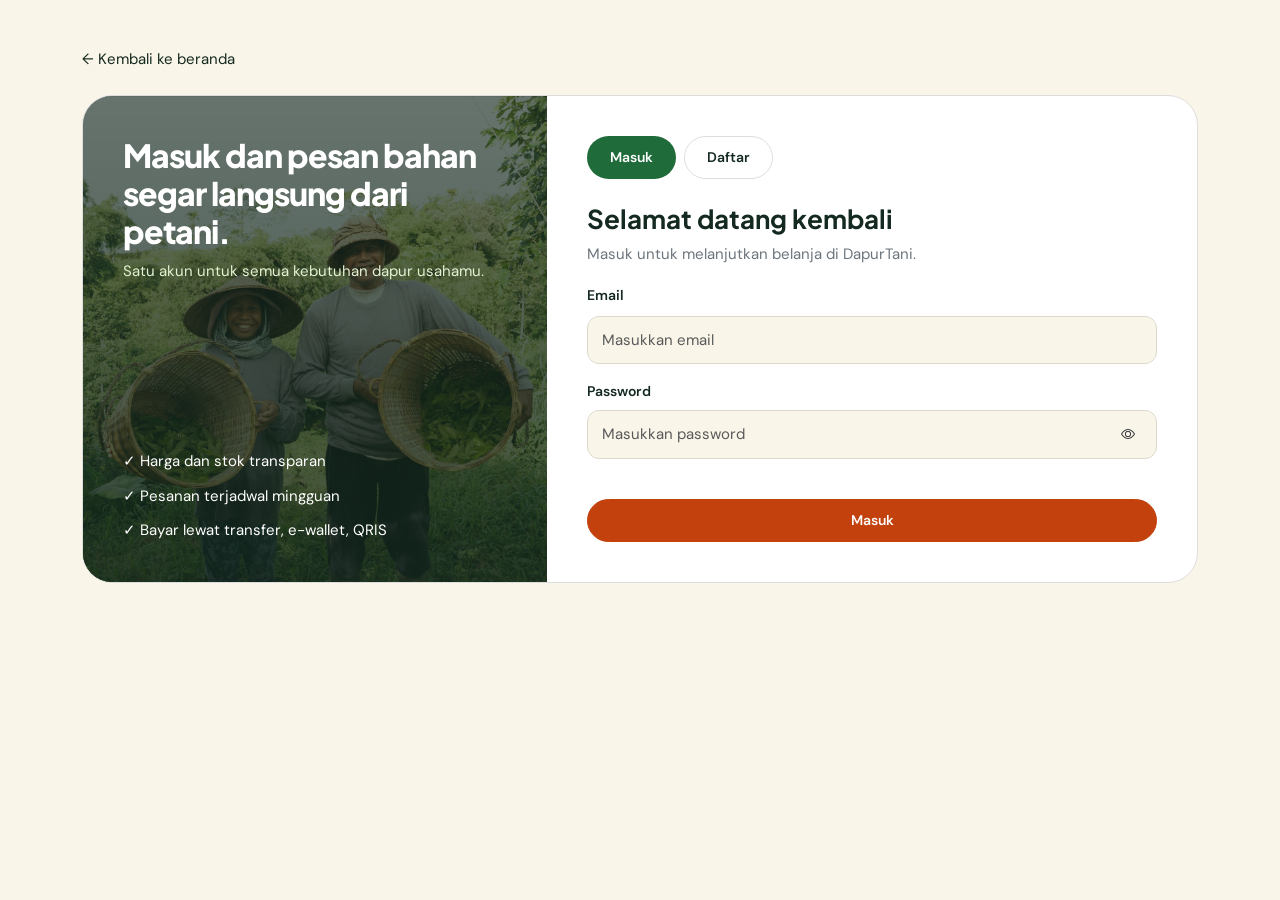
<file: pesanan.html>
<!DOCTYPE html>
<html lang="id">
<head>
    <meta charset="UTF-8">
    <meta name="viewport" content="width=device-width, initial-scale=1">
    <title>Pesanan Saya | DapurTani</title>
    <link href="https://cdn.jsdelivr.net/npm/bootstrap@5.3.3/dist/css/bootstrap.min.css" rel="stylesheet">
    <link href="https://cdn.jsdelivr.net/npm/bootstrap-icons@1.11.3/font/bootstrap-icons.min.css" rel="stylesheet">
    <link href="https://fonts.googleapis.com/css2?family=DM+Sans:wght@400;500;700&family=Plus+Jakarta+Sans:wght@600;700;800&display=swap" rel="stylesheet">
    <link rel="stylesheet" href="style.css">
</head>
<body>
    <aside class="sidebar">
        <a href="katalog.html" class="sidebar-logo">
            <img src="img/DapurTani_logo_cerah_transparan.png" alt="DapurTani">
        </a>
        <p class="sidebar-label">MENU UTAMA</p>
        <nav class="sidebar-menu">
            <a href="katalog.html"><i class="bi bi-grid"></i> Katalog Produk</a>
            <a href="pesanan.html" class="active"><i class="bi bi-bag"></i> Pesanan Saya</a>
        </nav>
        <a href="login.html" class="sidebar-logout"><i class="bi bi-box-arrow-left"></i> Keluar</a>
    </aside>

    <main class="dashboard">
        <header class="dashboard-header">
            <div>
                <h4 class="mb-1">Pesanan Saya</h4>
                <small class="text-secondary">Lihat riwayat pesananmu.</small>
            </div>
            <div class="user-profile">
                <i class="bi bi-person-circle"></i>
                <div>
                    <strong>Pengguna DapurTani</strong><br>
                    <small class="text-secondary">Nama Usaha</small>
                </div>
            </div>
        </header>

        <section class="catalog-banner">
            <h2>Pesanan saya</h2>
            <p class="mb-0">Lihat riwayat pesanan dan jadwal pembelian bahan baku usahamu.</p>
        </section>

        <!-- Ringkasan Pesanan -->
        <section class="row g-3 my-3">
            <div class="col-md-4">
                <article class="summary-card">
                    <i class="bi bi-bag"></i>
                    <p>Total pesanan</p>
                    <h2 id="totalPesanan">0</h2>
                </article>
            </div>
        </section>

        <!-- Riwayat Pesanan -->
        <section class="history-box">
            <h4 class="mb-4">Riwayat pesanan</h4>

            <div class="table-responsive">
                <table class="table align-middle">
                    <thead>
                        <tr>
                            <th>ID Pesanan</th>
                            <th>Tanggal</th>
                            <th>Produk</th>
                            <th>Jadwal</th>
                            <th>Total</th>
                            <th>Status</th>
                        </tr>
                    </thead>
                    <tbody id="riwayatPesanan">
                        <tr>
                            <td colspan="6" class="text-center py-5">
                                <div class="empty-history">
                                    <i class="bi bi-bag"></i>
                                    <h5>Belum ada pesanan</h5>
                                    <p class="text-secondary">Mulai belanja bahan segar dari petani mitra.</p>
                                    <a href="katalog.html" class="btn btn-danger rounded-pill">Lihat katalog</a>
                                </div>
                            </td>
                        </tr>
                    </tbody>
                </table>
            </div>
        </section>
    </main>
    <script src="script.js"></script>
</body>
</html>
</file>
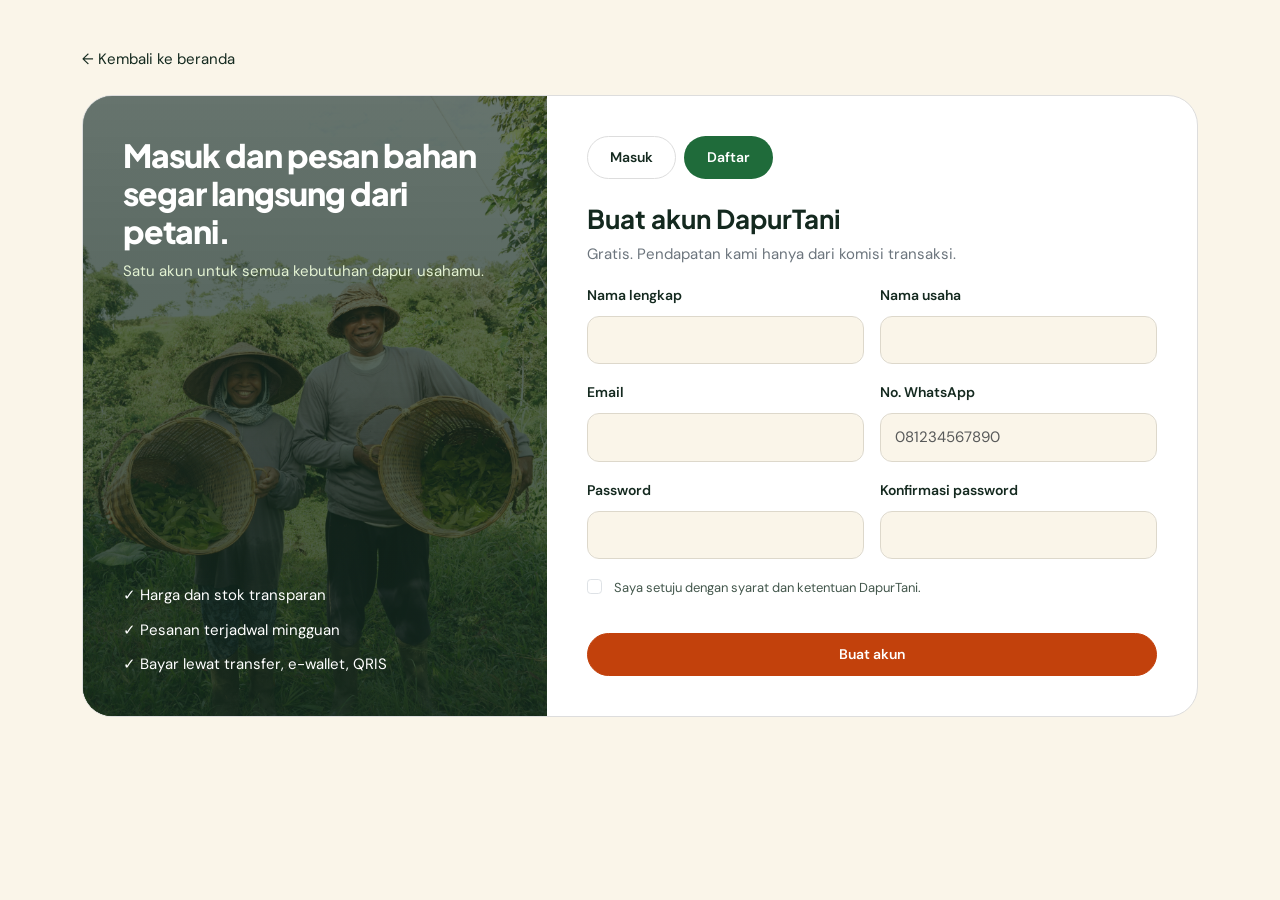
<file: registrasi.html>
<!DOCTYPE html>
<html lang="id">
<head>
    <meta charset="UTF-8">
    <meta name="viewport" content="width=device-width, initial-scale=1">
    <title>Daftar | DapurTani</title>
    <link href="https://cdn.jsdelivr.net/npm/bootstrap@5.3.3/dist/css/bootstrap.min.css" rel="stylesheet">
    <link href="https://fonts.googleapis.com/css2?family=DM+Sans:wght@400;500;700&family=Plus+Jakarta+Sans:wght@600;700;800&display=swap" rel="stylesheet">
    <link rel="stylesheet" href="style.css">
</head>
<body>
    <main class="container py-5">
        <a href="index.html" class="text-dark d-inline-block mb-4">← Kembali ke beranda</a>
        <div class="row g-0 auth-box">
            <section class="col-lg-5 auth-visual">
                <header>
                    <h2>Masuk dan pesan bahan segar langsung dari petani.</h2>
                    <p>Satu akun untuk semua kebutuhan dapur usahamu.</p>
                </header>
                <ul class="list-unstyled mb-0">
                    <li>✓ Harga dan stok transparan</li>
                    <li>✓ Pesanan terjadwal mingguan</li>
                    <li>✓ Bayar lewat transfer, e-wallet, QRIS</li>
                </ul>
            </section>
            <section class="col-lg-7 auth-form">
                <nav class="d-flex gap-2 mb-4">
                    <a href="login.html" class="btn btn-outline-dark rounded-pill">Masuk</a>
                    <a href="registrasi.html" class="btn auth-active rounded-pill">Daftar</a>
                </nav>
                <h3>Buat akun DapurTani</h3>
                <p class="text-secondary">Gratis. Pendapatan kami hanya dari komisi transaksi.</p>

                <form id="registerForm" class="row g-3">
                    <p class="col-md-6 mb-0">
                        <label for="nama" class="form-label">Nama lengkap</label>
                        <input type="text" id="nama" name="nama" class="form-control" required>
                    </p>
                    <p class="col-md-6 mb-0">
                        <label for="usaha" class="form-label">Nama usaha</label>
                        <input type="text" id="usaha" name="usaha" class="form-control" required>
                    </p>
                    <p class="col-md-6 mb-0">
                        <label for="email" class="form-label">Email</label>
                        <input type="email" id="email" name="email" class="form-control" required>
                    </p>
                    <p class="col-md-6 mb-0">
                        <label for="whatsapp" class="form-label">No. WhatsApp</label>
                        <input type="tel" id="whatsapp" name="whatsapp" class="form-control" placeholder="081234567890" required>
                    </p>
                    <p class="col-md-6 mb-0">
                        <label for="password" class="form-label">Password</label>
                        <input type="password" id="password" name="password" class="form-control" required>
                    </p>
                    <p class="col-md-6 mb-0">
                        <label for="confirmPassword" class="form-label">Konfirmasi password</label>
                        <input type="password" id="confirmPassword" name="confirmPassword" class="form-control" required>
                    </p>
                    <p class="col-12">
                        <input type="checkbox" id="setuju" name="setuju" class="form-check-input me-2" required>
                        <label for="setuju" class="form-check-label">Saya setuju dengan syarat dan ketentuan DapurTani.</label>
                    </p>
                    <p class="col-12 mb-0">
                        <button type="submit" class="btn btn-danger rounded-pill w-100">Buat akun</button>
                    </p>
                </form>
            </section>
        </div>
    </main>
    <script src="script.js"></script>
</body>
</html>
</file>
<file: style.css>
/* General */
body { background-color: #FAF5E9; color: #14291F; font-family: 'DM Sans', sans-serif; font-size: 15px; }
h1, h2, h3, h4, h5, h6 { font-family: 'Plus Jakarta Sans', sans-serif; font-weight: 700; }
h2 { font-size: 38px; letter-spacing: -1px; }
p { line-height: 1.7; }
a { text-decoration: none; }
html { scroll-behavior: smooth; }
section[id], footer[id] { scroll-margin-top: 100px; }

/* Bootstrap Colors */
.bg-dark { background-color: #14291F !important; }
.bg-success { background-color: #1F6B3A !important; }
.bg-danger { background-color: #C2410C !important; }
.bg-warning { background-color: #F4B63D !important; }
.bg-success-subtle { background-color: #E3F2D3 !important; }
.text-dark { color: #14291F !important; }
.text-danger { color: #C2410C !important; }
.text-success { color: #1F6B3A !important; }
.text-warning { color: #F4B63D !important; }

/* Navbar */
.navbar { background-color: #FAF5E9; padding: 12px 0; border-bottom: 1px solid #E5E0D5; }
.navbar-brand img { width: 150px; height: 50px; object-fit: contain; }
.nav-link { color: #14291F; font-size: 14px; font-weight: 500; margin: 0 8px;}
.nav-link:hover { color: #C2410C; }

/* Button */
.btn { font-size: 14px; font-weight: 600; padding: 10px 22px; transition: 0.2s}
.btn-danger { background-color: #C2410C; border-color: #C2410C; }
.btn-danger:hover { background-color: #A83208; border-color: #A83208; }
.btn-dark { background-color: #14291F; border-color: #14291F; }
.btn-dark:hover { background-color: #1F6B3A; border-color: #1F6B3A; }
.btn-outline-dark, .btn-outline-secondary { background-color: white; border-color: #DDD; color: #14291F; }
.btn-outline-secondary { padding: 10px 14px; }
.btn-sm { font-size: 12px; padding: 8px 15px; }

/* Hero */
.hero h1 { font-size: 64px; font-weight: 800; letter-spacing: -2px; line-height: 1.05; margin-bottom: 20px; }
.hero p { color: #43574C; font-size: 16px; }
.hero .badge { background-color: #E3F2D3 !important; color: #1F6B3A !important; padding: 10px 14px; white-space: normal; }
.hero-visual { position: relative; height: 460px; overflow: hidden; border-radius: 35px !important; padding: 0 !important; }
.hero-visual img { width: 100%; height: 100%; object-fit: cover; display: block; }
.stock-info, .order-info { position: absolute; color: #14291F;z-index: 2; font-size: 13px }
.stock-info { top: 40px; left: 24px; }
.order-info { bottom: 35px; right: 24px; }

/* Informasi */
.info-strip { color: #E3F2D3 !important; font-size: 13px; font-weight: 600; }

/* Keunggulan */
.keunggulan, #cara-kerja, #produk { padding-top: 80px !important; padding-bottom: 80px !important; }
.keunggulan .card { border-radius: 28px !important; font-size: 14px; }
.keunggulan .bg-success { min-height: 410px; background-image: linear-gradient(rgba(20, 66, 35, 0.75), rgba(20, 66, 35, 0.85)), url("img/petani_senyum.jpg"); }
.keunggulan .bg-danger { background-image: linear-gradient(rgba(150, 45, 8, 0.75), rgba(150, 45, 8, 0.85)), url("img/truk.jpg"); }
.keunggulan .bg-success, .keunggulan .bg-danger { background-size: cover; background-position: center; background-repeat: no-repeat; }
.keunggulan .bg-warning,
.keunggulan .bg-light,
.keunggulan .bg-danger { min-height: 195px; }
.keunggulan .bg-light { background-color: white !important; }
.keunggulan .bg-warning { color: #14291F; }
.keunggulan .bg-success p { color: #E3F2D3; }
.keunggulan .bg-danger p { color: #FFE4D6; }

/* Cara Kerja */
#cara-kerja { background-color: #EFE9D6 !important; }
#cara-kerja .card { background-color: white; border-radius: 25px !important; }
#cara-kerja .display-4 { font-size: 58px; }
#cara-kerja .card p { font-size: 14px; color: #43574C; }

/* Produk*/
#produk .card { background-color: white; border: none; border-radius: 25px !important; overflow: hidden; transition: 0.3s; }
#produk .card:hover { transform: translateY(-5px); }
#produk .card h5 { font-size: 18px; }
#produk .card small { font-size: 12px; }
#produk .card .rounded-3 { position: relative; background-color: transparent !important; padding: 0 !important; overflow: hidden; border-radius: 18px !important; }
#produk .card img { width: 100%; height: 200px; object-fit: cover; display: block; }
#produk .badge { position: absolute; top: 12px; left: 12px; background-color: white !important; color: #1F6B3A !important; font-size: 11px; padding: 7px 12px; border-radius: 20px; z-index: 1;}
#produk .card .d-flex { padding-top: 15px; margin-top: auto !important; }

/* Tentang Kami */
#tentang img { width: 100%; height: 380px; object-fit: cover; border-radius: 35px; display: block; }
#tentang .bi-check-circle-fill { font-size: 20px; }

/* Call to Action */
.cta { position: relative; overflow: hidden; border-radius: 40px !important; padding: 60px 50px !important;}
.cta h2 { color: white; font-size: 40px; }
.cta::before { content: ""; position: absolute; border-radius: 50%; width: 150px; height: 150px; background-color: #30782C; top: -60px; right: -40px; }
.cta .row { position: relative; z-index: 1; }

/* Footer */
footer { margin-top: 40px; }
footer h5 { font-size: 21px; }
footer p, footer a { font-size: 13px; color: #43574C; }
footer li { margin-bottom: 10px; }
footer a:hover { color: #C2410C; }
footer hr { border-color: #B4B4A8; }

/* Login dan Registrasi */
.auth-box { background-color: white; border: 1px solid #DDD; border-radius: 30px; overflow: hidden; min-height: 440px;}
.auth-visual {
    background-color: #14291F;
    background-image: linear-gradient(rgba(20, 41, 31, 0.65), rgba(20, 41, 31, 0.80)), url("img/petani2.jpg");
    background-size: cover;
    background-position: center;
    color: white;
    padding: 40px;
    display: flex;
    flex-direction: column;
    justify-content: space-between; }
.auth-visual h2 { font-size: 32px; font-weight: 800; line-height: 1.2; letter-spacing: -1px;}
.auth-visual p { color: #E3F2D3; }
.auth-visual li { margin-top: 12px; }
.auth-form { padding: 40px; }
.auth-form h3 { font-size: 26px; }
.auth-active { background-color: #1F6B3A; color: white; }
.auth-active:hover { background-color: #14291F; color: white; }
.auth-form .form-label { font-size: 14px; font-weight: 600; }
.auth-form .form-control { background-color: #FAF5E9; border: 1px solid #DDD8CB; border-radius: 12px; padding: 12px 14px; font-size: 15px; color: #14291F; }
.auth-form .form-control:focus { border-color: #1F6B3A; box-shadow: none; }
.auth-form .form-check-label { font-size: 13px; color: #43574C; }
.auth-form .form-check-input:checked { background-color: #1F6B3A; border-color: #1F6B3A; }

/* Autofill Browser */
.auth-form input:-webkit-autofill {
    -webkit-box-shadow: 0 0 0 1000px #FAF5E9 inset;
    -webkit-text-fill-color: #14291F; }

.auth-form input::-ms-reveal {display: none;}

/* Sidebar */
.sidebar { position: fixed; top: 0; left: 0; width: 240px; height: 100vh; background-color: #14291F; padding: 30px 20px; display: flex; flex-direction: column; z-index: 100;}
.sidebar-logo { display: block; text-align: center; margin-bottom: 45px; }
.sidebar-logo img { width: 160px; height: 55px; object-fit: contain; }
.sidebar-label { color: #A7B9AC; font-size: 11px; font-weight: 700; letter-spacing: 1px; padding-left: 12px;}
.sidebar-menu a, .sidebar-logout {
    display: flex;
    align-items: center;
    gap: 12px;
    padding: 14px 16px;
    color: #E3F2D3;
    border-radius: 12px;
    font-size: 14px;
    font-weight: 500;
    margin-bottom: 8px;
    transition: 0.2s; }
.sidebar-menu i, .sidebar-logout i { font-size: 19px; }
.sidebar-menu a.active, .sidebar-menu a:hover { background-color: #1F6B3A; color: white; }
.sidebar-logout { margin-top: auto; }
.sidebar-logout:hover { background-color: #C2410C; color: white; }

/* Dashboard dan Profil */
.dashboard { margin-left: 240px; padding: 30px; min-height: 100vh; }
.dashboard-header { display: flex; justify-content: space-between; align-items: center; gap: 15px; margin-bottom: 30px; }
.user-profile { display: flex; align-items: center; gap: 12px; }
.user-profile i { font-size: 40px; color: #1F6B3A; }
.user-profile strong { font-size: 14px; }
.user-profile small { font-size: 12px; }

/* Banner Katalog */
.catalog-banner { background-color: #14291F; color: white; padding: 30px; border-radius: 25px; }
.catalog-banner h2 { font-size: 32px; font-weight: 800; margin-bottom: 10px; }
.catalog-banner p { color: #E3F2D3; font-size: 14px; }

/* Pencarian dan Filter */
.search-produk { background-color: transparent; border: 1px solid #D5D0C4; border-radius: 30px; padding: 12px 20px; font-size: 14px;}
.search-produk:focus { background-color: white; border-color: #1F6B3A; box-shadow: none; }
.filter-produk .btn { font-size: 12px; padding: 8px 18px; }
.filter-produk .btn-outline-dark { background-color: transparent; border-color: #D5D0C4; }
.filter-produk .btn-outline-dark:hover,
.filter-active, .filter-active:hover { background-color: #1F6B3A; color: white; border-color: #1F6B3A; }

/* Card Katalog */
.katalog-card { background-color: white; border: 1px solid #E5E0D5; border-radius: 20px; padding: 12px; overflow: hidden; transition: 0.3s; }
.katalog-card:hover { transform: translateY(-4px); }
.product-photo { position: relative; border-radius: 14px; overflow: hidden; margin-bottom: 12px; }
.product-photo img { width: 100%; height: 160px; object-fit: cover; display: block; }
.product-status {
    position: absolute;
    top: 10px;
    left: 10px;
    background-color: white;
    color: #1F6B3A;
    padding: 5px 10px;
    border-radius: 20px;
    font-size: 10px;
    font-weight: 700; }
.katalog-card h5 { font-size: 16px; margin-bottom: 4px; }
.katalog-card small { font-size: 12px; color: #718078; }
.product-price { font-weight: 700; font-size: 16px; margin: 10px 0; }
.product-price span { font-size: 11px; font-weight: 400; color: #718078; }
.katalog-card .btn { margin-top: auto; font-size: 12px; padding: 8px; }

/* Keranjang */
.order-box { position: sticky; top: 25px; background-color: #14291F; color: white; padding: 24px; border-radius: 25px; }
.order-box h4 { font-size: 20px; }
.order-box p, .order-box .form-label { font-size: 13px; color: #E3F2D3; }
.empty-cart { text-align: center; padding: 25px 0 10px; }
.empty-cart i { font-size: 38px; color: #A7B9AC; }
.empty-cart p { margin-top: 12px; }
.order-box .form-select { background-color: white; border: none; border-radius: 12px; padding: 10px 32px 10px 14px; font-size: 13px; }
.order-box .form-select:focus { box-shadow: none; }

/* Ringkasan Pesanan */
.summary-card { background-color: white; border: 1px solid #E5E0D5; border-radius: 20px; padding: 25px; height: 100%; }
.summary-card i { display: inline-block; background-color: #E3F2D3; color: #1F6B3A; padding: 10px 14px; border-radius: 12px; font-size: 22px; margin-bottom: 15px; }
.summary-card p { color: #718078; margin-bottom: 5px; }
.summary-card h2 { font-size: 32px; margin: 0; }

/* Riwayat Pesanan */
.history-box { background-color: white; border: 1px solid #E5E0D5; border-radius: 25px; padding: 25px; }
.history-box .table th { background-color: #FAF5E9; color: #43574C; font-size: 13px; padding: 15px; white-space: nowrap; }
.history-box .table td { font-size: 14px; padding: 15px; }
.empty-history i { font-size: 50px; color: #A7B9AC; }
.empty-history h5 { margin-top: 15px; }

/* Keranjang Belanja - Jumlah Produk */
.cart-item { border-bottom: 1px solid #40554A; padding-bottom: 12px; margin-bottom: 15px; }
.cart-item small { color: #E3F2D3; }
.cart-quantity { display: inline-flex; align-items: center; border: 1px solid #64786D; border-radius: 20px; margin-top: 8px; overflow: hidden; }
.cart-quantity button { background: transparent; border: none; color: white; padding: 5px 12px; font-weight: 700; }
.cart-quantity button:hover { background-color: #1F6B3A; }
.cart-quantity span { padding: 0 8px; }

/* Pembayaran */
.payment-card { background-color: white; border: 1px solid #DDD; border-radius: 25px; padding: 25px; }
.payment-card h5 { font-size: 20px; }
.payment-card .form-label { font-size: 13px; font-weight: 600; }
.payment-card .form-control, .payment-card .form-select { background-color: #FAF5E9; border: 1px solid #DDD8CB; border-radius: 12px; padding: 12px 14px; font-size: 14px; color: #14291F; }
.payment-card .form-control:focus, .payment-card .form-select:focus { border-color: #1F6B3A; box-shadow: none; }

/* Metode Pembayaran */
.payment-label { font-size: 13px; font-weight: 600; color: #43574C; margin: 18px 0 8px; }
.payment-options { display: grid; grid-template-columns: repeat(4, minmax(0, 1fr)); gap: 10px; }
.payment-method {
    background-color: white;
    border: 1px solid #DDD;
    border-radius: 12px;
    height: 55px;
    padding: 12px;
    color: #14291F;
    font-size: 14px;
    font-weight: 600;
    transition: 0.2s; }
.payment-method img { width: 85px; max-width: 100%; height: 28px; object-fit: contain; }
.payment-method:hover, .payment-method.active { background-color: #E3F2D3; border-color: #1F6B3A; }
.payment-detail { background-color: #EFE9D6; border-radius: 15px; padding: 25px; margin-top: 25px; text-align: center; }
.payment-detail p { font-size: 13px; color: #43574C; }
#paymentNumber { font-size: 22px; overflow-wrap: anywhere; }
#paymentQR { width: 160px; height: 160px; object-fit: contain; display: block; margin: 15px auto; background-color: white; padding: 8px; border-radius: 12px; }

/* Ringkasan Pembayaran */
.payment-summary { background-color: #14291F; color: white; border-radius: 25px; padding: 25px; position: sticky; top: 30px; }
.payment-summary h5 { font-size: 20px; }
.payment-summary p, .payment-summary .form-label { font-size: 14px; color: #E3F2D3; margin-bottom: 12px; }
.payment-summary hr { border-color: #8A9C90; }
.payment-summary .btn { font-size: 13px; }

/* Modal Transaksi Berhasil */
.success-modal { border: none; border-radius: 25px; padding: 30px; text-align: center; }
.success-icon { font-size: 75px; line-height: 1; }
.success-modal h3 { font-size: 25px; }
.success-modal p { font-size: 13px; color: #43574C; }
.success-detail { text-align: left; margin: 15px 0; }
.success-detail p { display: flex; justify-content: space-between; gap: 10px; margin-bottom: 12px; }
.success-detail strong { color: #14291F; }
.success-modal .btn-light { background-color: #EEE; }

/* Responsive */
@media (max-width: 1199px) { .order-box, .payment-summary { position: static; } }
@media (max-width: 991px) {
    .hero h1 { font-size: 52px; }
    .navbar-nav { margin: 15px 0; }
    .hero-visual { height: 400px; }
    .keunggulan .bg-success { min-height: 300px; }
    .auth-visual { min-height: 300px; }
    .auth-visual ul { margin-top: 30px; }
    .sidebar { width: 200px; padding: 25px 15px; }
    .dashboard { margin-left: 200px; padding: 20px; }
    .sidebar-logo img { width: 140px; }
    .product-photo img { height: 140px; } }
@media (max-width: 767px) {
    .sidebar { position: static; width: 100%; height: auto; padding: 15px; }
    .sidebar-logo { margin-bottom: 15px; }
    .sidebar-label { display: none; }
    .sidebar-menu { display: flex; gap: 8px; flex-wrap: wrap; }
    .sidebar-menu a { flex: 1; justify-content: center; }
    .sidebar-logout { margin: 0; justify-content: center; }
    .dashboard { margin-left: 0; padding: 15px; }
    .dashboard-header { flex-wrap: wrap; }
    .catalog-banner { padding: 25px; }
    .catalog-banner h2 { font-size: 26px; }
    .product-photo img { height: 130px; }
    .history-box { padding: 15px; } }
@media (max-width: 576px) {
    .payment-card, .payment-summary { padding: 20px; }
    .payment-options { grid-template-columns: repeat(2, minmax(0, 1fr)); }
    .success-modal { padding: 25px; }
    .success-modal h3 { font-size: 22px; }
    .navbar-brand img { width: 120px; height: 40px; }
    .hero h1 { font-size: 40px; }
    h2, .cta h2 { font-size: 28px; }
    .hero p { font-size: 14px; }
    .hero-visual { height: 340px; }
    .stock-info { top: 20px; left: 15px; }
    .order-info { bottom: 20px; right: 15px; }
    #tentang img { height: 280px; }
    .cta { padding: 35px 25px !important; }
    .cta .btn { margin-top: 15px; }
    #produk .card h5 { font-size: 15px; }
    #produk .card .d-flex { gap: 8px; }
    #produk .card img { height: 120px; }
    .keunggulan, #cara-kerja, #produk { padding-top: 45px !important; padding-bottom: 45px !important; }
    .auth-visual, .auth-form { padding: 25px; }
    .auth-visual h2 { font-size: 26px; }
    .auth-form h3 { font-size: 22px; }
    .katalog-card h5 { font-size: 14px; }
    .katalog-card { padding: 10px; }
    .product-price { font-size: 14px; }
    .product-photo img { height: 120px; }
    .product-status { font-size: 9px; padding: 4px 7px; } }
</file>
